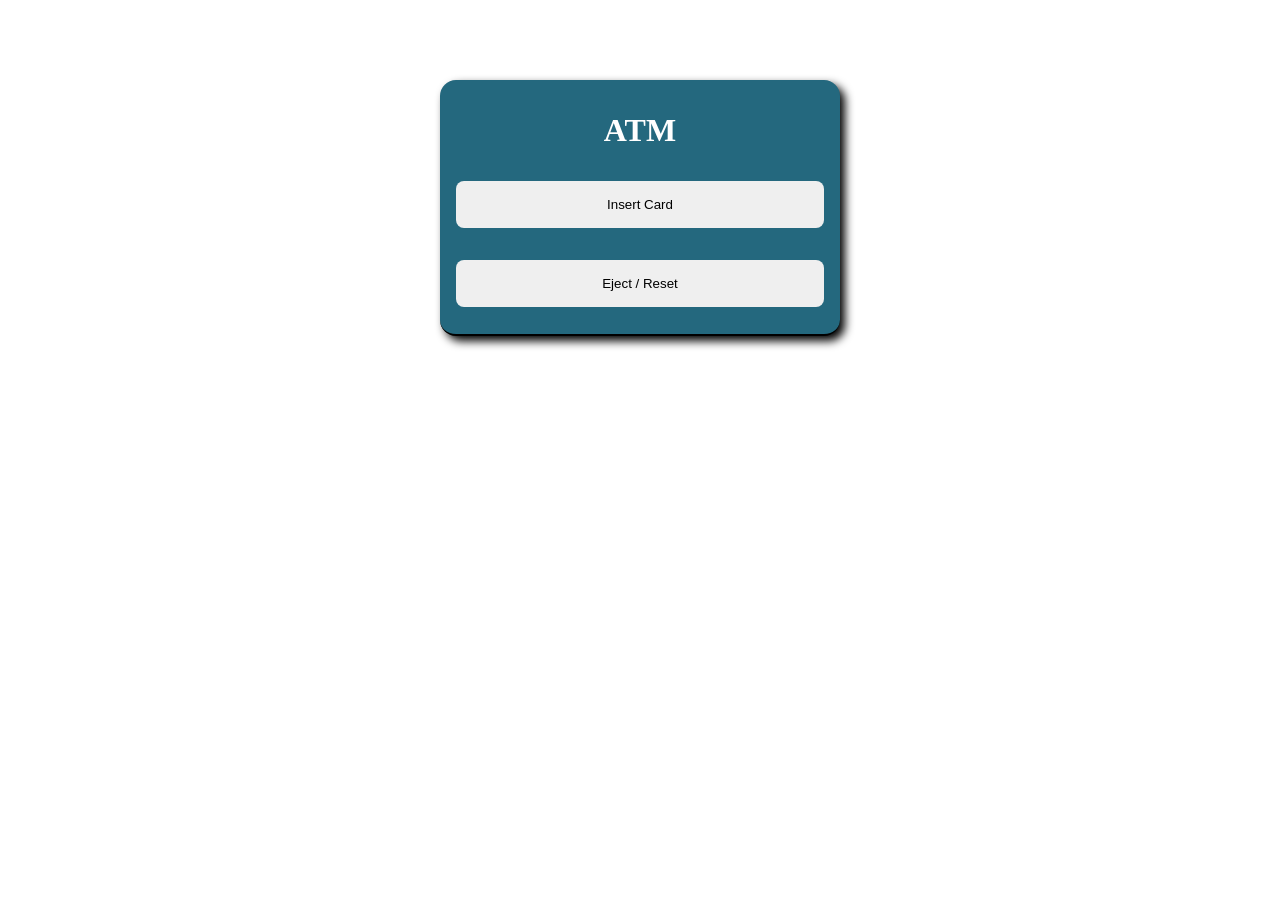
<file: ATM-project/index.html>
<!doctype html>
<html lang="en">
  <head>
    <meta charset="UTF-8" />
    <meta name="viewport" content="width=device-width, initial-scale=1.0" />
    <title>ATM PROJECT</title>
    <link rel="stylesheet" href="style.css" />
  </head>
  <body>
    <div class="container">
      <div class="items item-1">
        <h1>ATM</h1>
      </div>
      <div class="items item-2">
        <button onclick="startATM()">Insert Card</button>
      </div>
      <div class="items item-3">
        <button onclick="resetATM()">Eject / Reset</button>
      </div>
    </div>
    <script src="script.js"></script>
  </body>
</html>
</file>
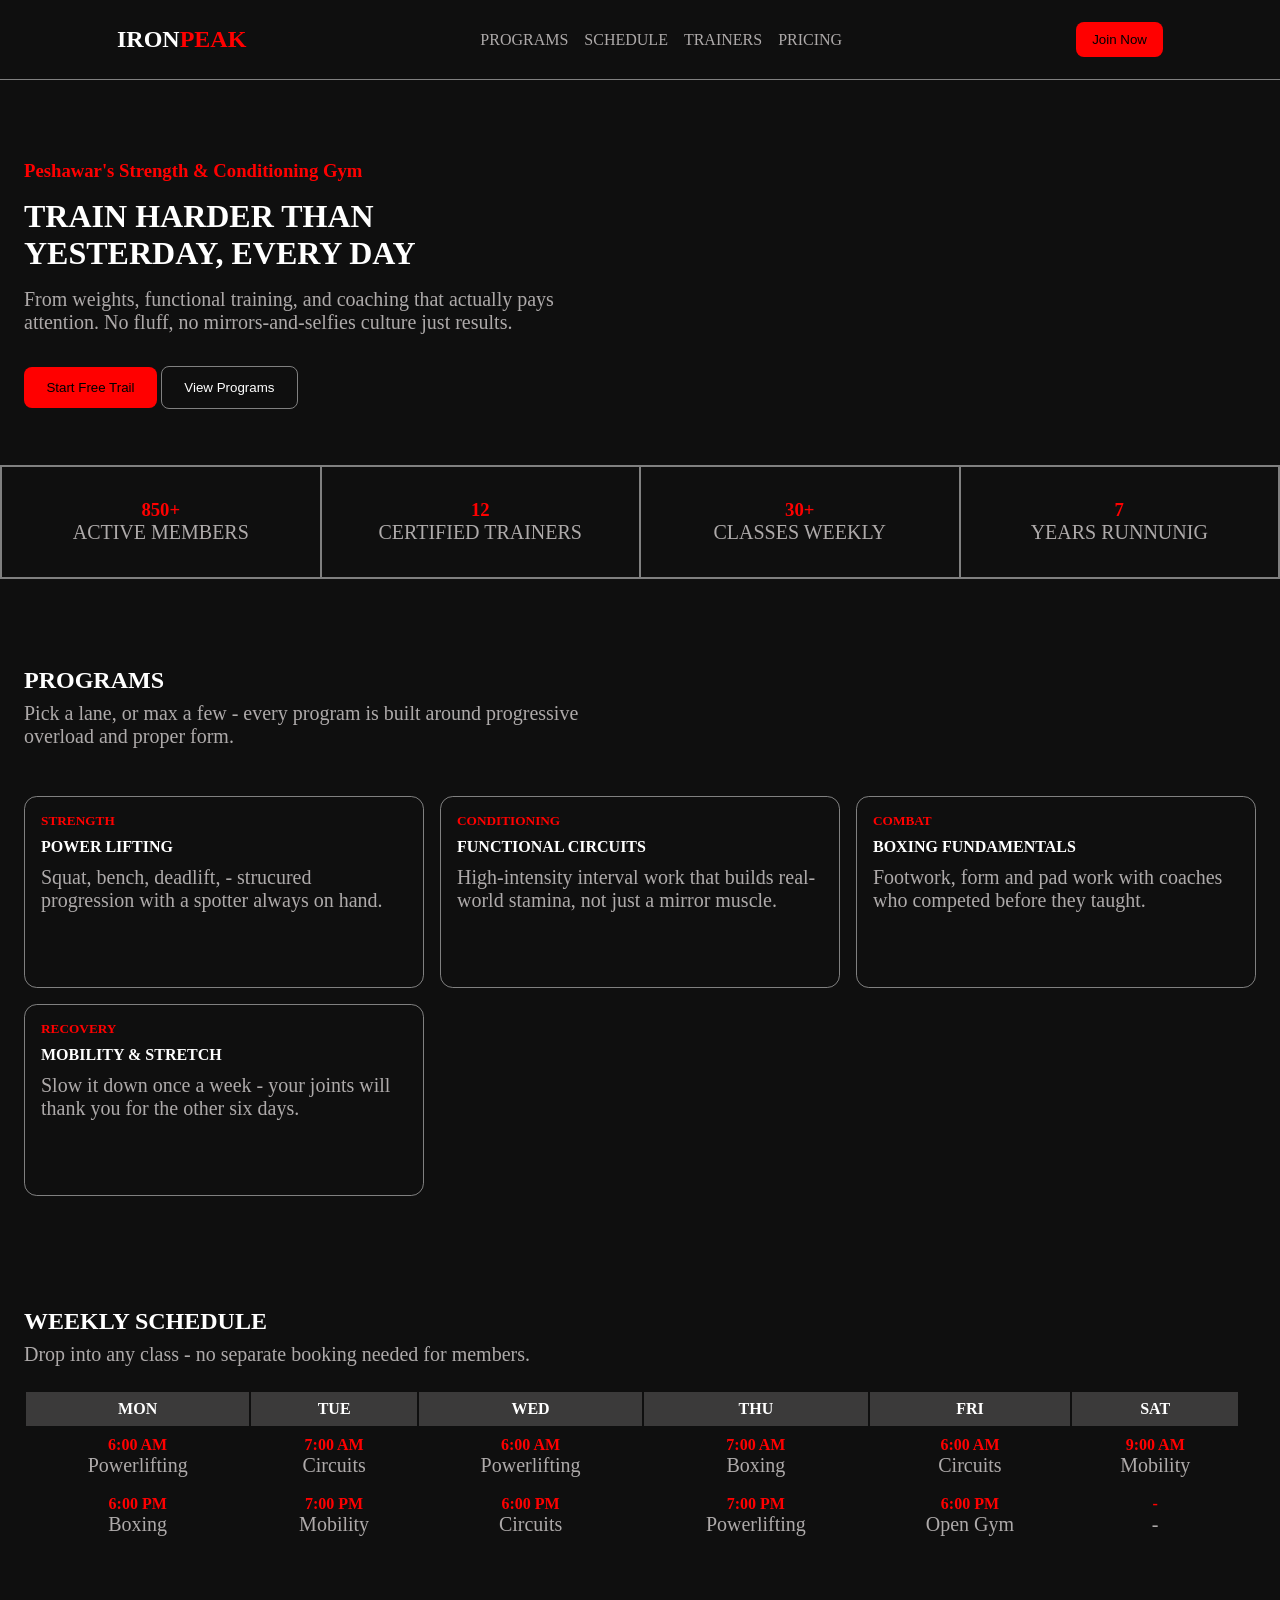
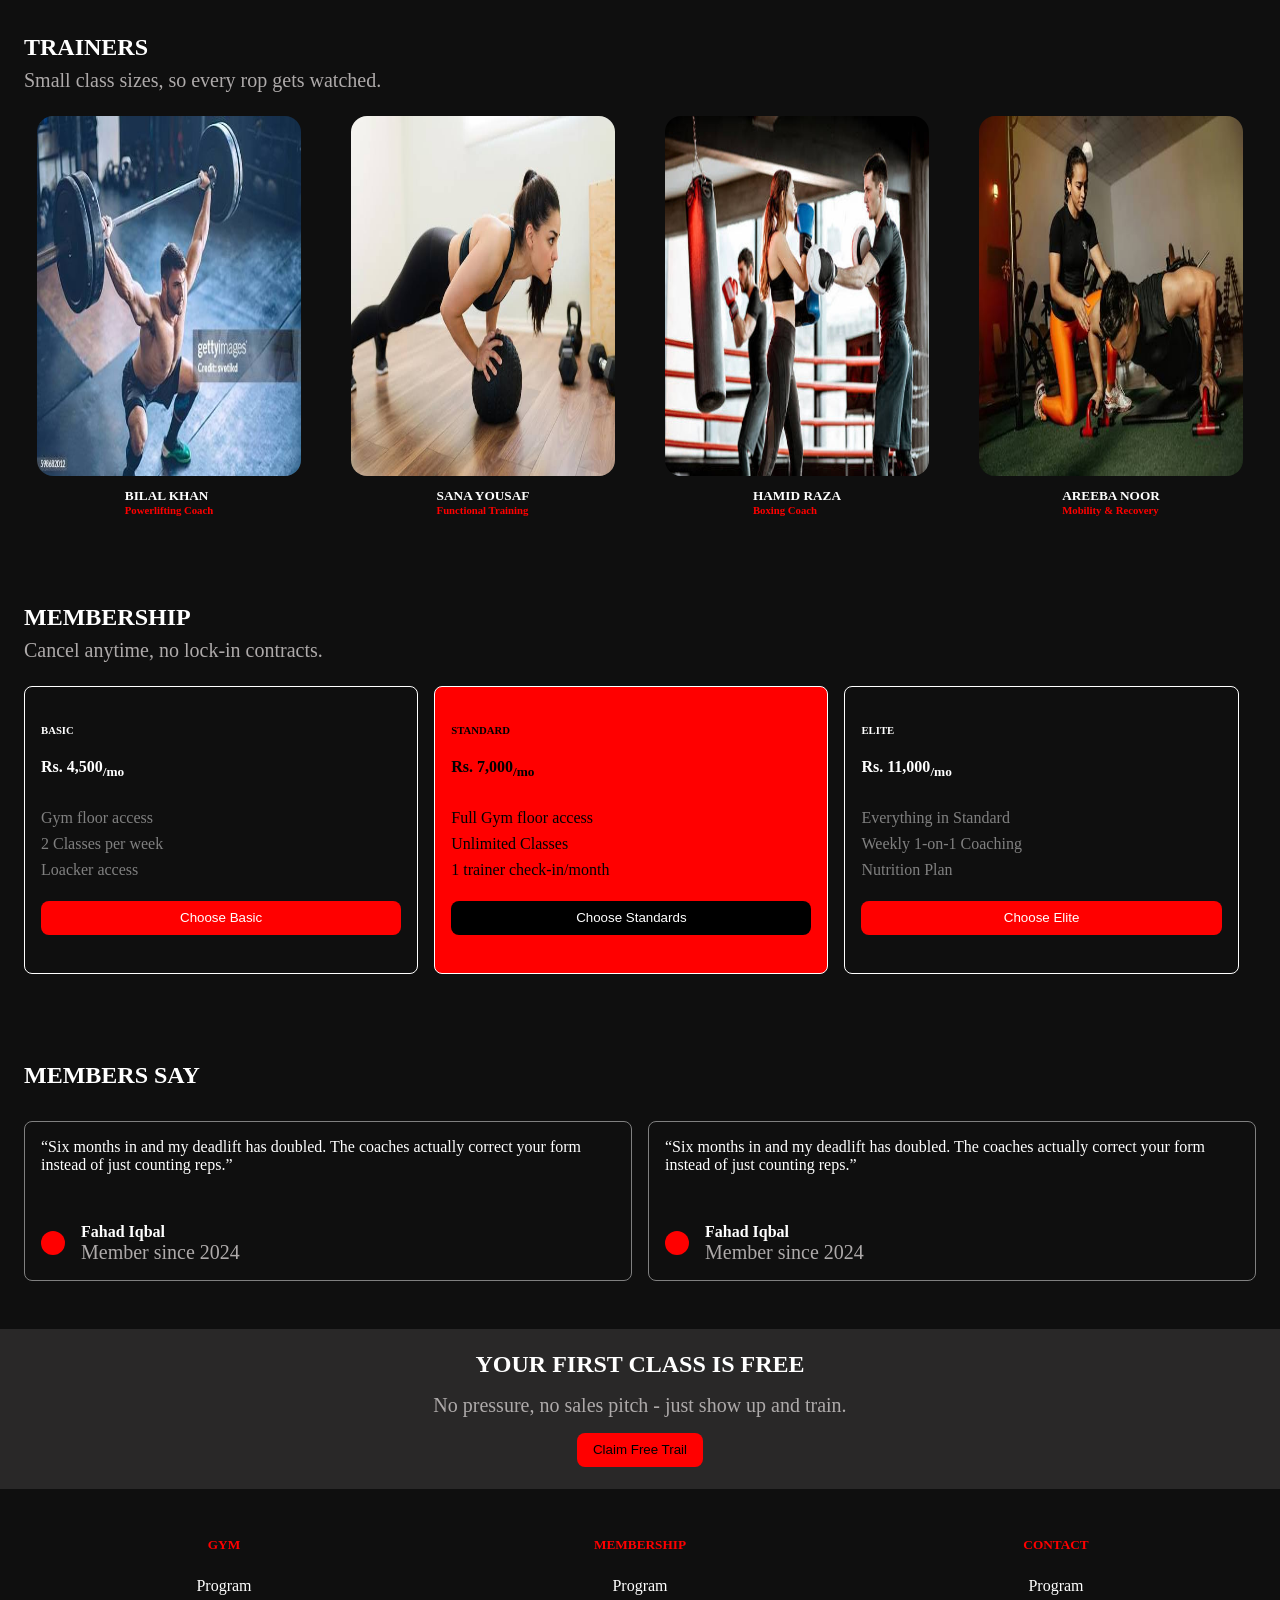
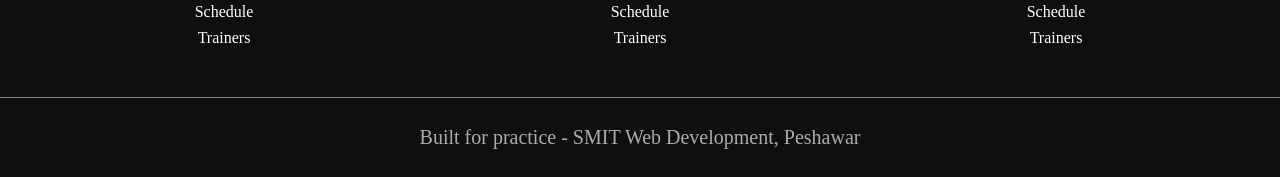
<file: iron-peak-fitness/index.html>
<!doctype html>
<html lang="en">
  <head>
    <meta charset="UTF-8" />
    <meta name="viewport" content="width=device-width, initial-scale=1.0" />
    <title>Fitness Project</title>
    <link rel="stylesheet" href="style.css" />
  </head>
  <body>
    <header>
      <nav>
        <div class="heading">
          <h2>IRON<span style="color: red">PEAK</span></h2>
        </div>

        <div class="links">
          <ul>
            <li><a href="#">PROGRAMS</a></li>
            <li><a href="#">SCHEDULE</a></li>
            <li><a href="#">TRAINERS</a></li>
            <li><a href="#">PRICING</a></li>
          </ul>
        </div>

        <div class="buttons">
          <button>Join Now</button>
        </div>
      </nav>
    </header>

    <main>
      <!-- Hero Section -->

      <div class="hero-section">
        <div class="container">
          <h3 class="hero-sec" style="color: red">
            Peshawar's Strength & Conditioning Gym
          </h3>
          <h1 class="hero-sec" style="color: white">
            TRAIN HARDER THAN <br />
            YESTERDAY, EVERY DAY
          </h1>
          <p class="hero-sec">
            From weights, functional training, and coaching that actually pays
            <br />
            attention. No fluff, no mirrors-and-selfies culture just results.
          </p>
          <button class="btn hero-sec">Start Free Trail</button>
          <button class="btn btn-2 hero-sec">View Programs</button>
        </div>
      </div>

      <!-- details section -->
      <div class="info">
        <div class="items">
          <h3 class="count">850+</h3>
          <p>ACTIVE MEMBERS</p>
        </div>
        <div class="items">
          <h3 class="count">12</h3>
          <p>CERTIFIED TRAINERS</p>
        </div>
        <div class="items">
          <h3 class="count">30+</h3>
          <p>CLASSES WEEKLY</p>
        </div>
        <div class="items">
          <h3 class="count">7</h3>
          <p>YEARS RUNNUNIG</p>
        </div>
      </div>

      <!-- programs -->

      <div class="programs">
        <h2 style="margin: 2rem 0 0.5rem 0">PROGRAMS</h2>
        <p>
          Pick a lane, or max a few - every program is built around progressive
          <br />
          overload and proper form.
        </p>
      </div>

      <div class="grid-items">
        <div class="grid-item item-1">
          <h5 class="f-heading">STRENGTH</h5>
          <h4>POWER LIFTING</h4>
          <p>
            Squat, bench, deadlift, - strucured progression with a spotter
            always on hand.
          </p>
        </div>
        <div class="grid-item item-2">
          <h5 class="f-heading">CONDITIONING</h5>
          <h4>FUNCTIONAL CIRCUITS</h4>
          <p>
            High-intensity interval work that builds real-world stamina, not
            just a mirror muscle.
          </p>
        </div>
        <div class="grid-item item-3">
          <h5 class="f-heading">COMBAT</h5>
          <h4>BOXING FUNDAMENTALS</h4>
          <p>
            Footwork, form and pad work with coaches who competed before they
            taught.
          </p>
        </div>
        <div class="grid-item item-4">
          <h5 class="f-heading">RECOVERY</h5>
          <h4>MOBILITY & STRETCH</h4>
          <p>
            Slow it down once a week - your joints will thank you for the other
            six days.
          </p>
        </div>
      </div>

      <!-- Schedule section -->

      <div class="programs">
        <h2 style="margin: 2rem 0 0.5rem 0">WEEKLY SCHEDULE</h2>
        <p>Drop into any class - no separate booking needed for members.</p>
      </div>

      <table class="table-1">
        <tr class="heading-row">
          <th>MON</th>
          <th>TUE</th>
          <th>WED</th>
          <th>THU</th>
          <th>FRI</th>
          <th>SAT</th>
        </tr>

        <tr>
          <td>
            <b>6:00 AM</b>
            <p>Powerlifting</p>
          </td>
          <td>
            <b>7:00 AM</b>
            <p>Circuits</p>
          </td>
          <td>
            <b>6:00 AM</b>
            <p>Powerlifting</p>
          </td>
          <td>
            <b>7:00 AM</b>
            <p>Boxing</p>
          </td>

          <td>
            <b>6:00 AM</b>
            <p>Circuits</p>
          </td>

          <td>
            <b>9:00 AM</b>
            <p>Mobility</p>
          </td>
        </tr>

        <tr>
          <td>
            <b>6:00 PM</b>
            <p>Boxing</p>
          </td>

          <td>
            <b>7:00 PM</b>
            <p>Mobility</p>
          </td>

          <td>
            <b>6:00 PM</b>
            <p>Circuits</p>
          </td>

          <td>
            <b>7:00 PM</b>
            <p>Powerlifting</p>
          </td>

          <td>
            <b>6:00 PM</b>
            <p>Open Gym</p>
          </td>
          <td>
            <b> - </b>
            <p>-</p>
          </td>
        </tr>
      </table>

      <!-- table for responsivenss -->
      <table class="table-2">
        <tr>
          <th>MON</th>
          <th>TUE</th>
        </tr>
        <tr>
          <td>
            <b>6:00 PM</b>
            <p>Powerlifting</p>
          </td>
          <td>
            <b>7:00 PM</b>
            <p>Circuits</p>
          </td>
        </tr>

        <tr>
          <td>
            <b>6:00 PM</b>
            <p>Boxing</p>
          </td>
          <td>
            <b>7:00 PM</b>
            <p>Mobility</p>
          </td>
        </tr>

        <tr>
          <th>WED</th>
          <th>THU</th>
        </tr>
        <tr>
          <td>
            <b>6:00 PM</b>
            <p>Powerlifting</p>
          </td>
          <td>
            <b>7:00 PM</b>
            <p>Circuits</p>
          </td>
        </tr>

        <tr>
          <td>
            <b>6:00 PM</b>
            <p>Boxing</p>
          </td>
          <td>
            <b>7:00 PM</b>
            <p>Mobility</p>
          </td>
        </tr>

        <tr>
          <th>FRI</th>
          <th>SAT</th>
        </tr>
        <tr>
          <td>
            <b>6:00 PM</b>
            <p>Powerlifting</p>
          </td>
          <td>
            <b>7:00 PM</b>
            <p>Circuits</p>
          </td>
        </tr>

        <tr>
          <td>
            <b>6:00 PM</b>
            <p>Boxing</p>
          </td>
          <td>
            <b>7:00 PM</b>
            <p>Mobility</p>
          </td>
        </tr>
      </table>

      <!-- Trainers section -->

      <div class="programs">
        <h2 style="margin: 2rem 0 0.5rem 0">TRAINERS</h2>
        <p>Small class sizes, so every rop gets watched.</p>
      </div>

      <div class="trainers">
        <div class="trainer trainer-1">
          <img src="./images/polifting.jpg" alt="trainer" />
          <div class="intro">
            <h5>BILAL KHAN</h5>
            <h6>Powerlifting Coach</h6>
          </div>
        </div>
        <div class="trainer trainer-2">
          <img src="./images/ftraining.jpg" alt="trainer" />
          <div class="intro">
            <h5>SANA YOUSAF</h5>
            <h6>Functional Training</h6>
          </div>
        </div>
        <div class="trainer trainer-3">
          <img src="./images/boxing.jpg" alt="trainer" />
          <div class="intro">
            <h5>HAMID RAZA</h5>
            <h6>Boxing Coach</h6>
          </div>
        </div>
        <div class="trainer trainer-4">
          <img src="./images/morecovery.jpg" alt="" />
          <div class="intro">
            <h5>AREEBA NOOR</h5>
            <h6>Mobility & Recovery</h6>
          </div>
        </div>
      </div>

      <!-- Membership section -->

      <div class="programs">
        <h2 style="margin: 2rem 0 0.5rem 0">MEMBERSHIP</h2>
        <p>Cancel anytime, no lock-in contracts.</p>
      </div>

      <div class="membership-section">
        <div class="card card-1">
          <h6>BASIC</h6>
          <h4>Rs. 4,500<sub>/mo</sub></h4>

          <ul>
            <li>Gym floor access</li>
            <li>2 Classes per week</li>
            <li>Loacker access</li>
          </ul>

          <button>Choose Basic</button>
        </div>
        <div class="card card-2">
          <h6 style="background-color: red; color: black">STANDARD</h6>
          <h4 style="background-color: red; color: black">
            Rs. 7,000<sub style="background-color: red; color: black">/mo</sub>
          </h4>

          <ul style="background-color: red; color: black">
            <li style="background-color: red; color: black">
              Full Gym floor access
            </li>
            <li style="background-color: red; color: black">
              Unlimited Classes
            </li>
            <li style="background-color: red; color: black">
              1 trainer check-in/month
            </li>
          </ul>

          <button>Choose Standards</button>
        </div>
        <div class="card card-3">
          <h6>ELITE</h6>
          <h4>Rs. 11,000<sub>/mo</sub></h4>
          <ul>
            <li>Everything in Standard</li>
            <li>Weekly 1-on-1 Coaching</li>
            <li>Nutrition Plan</li>
          </ul>
          <button>Choose Elite</button>
        </div>
      </div>

      <div class="programs">
        <h2 style="margin: 2rem 0 0.5rem 0">MEMBERS SAY</h2>
      </div>

      <div class="member-suggs">
        <div class="first-mem suggs">
          <q
            >Six months in and my deadlift has doubled. The coaches actually
            correct your form instead of just counting reps.</q
          >
          <div class="person">
            <div class="img"></div>
            <div>
              <h4>Fahad Iqbal</h4>
              <p>Member since 2024</p>
            </div>
          </div>
        </div>
        <div class="second-mem suggs">
          <q
            >Six months in and my deadlift has doubled. The coaches actually
            correct your form instead of just counting reps.</q
          >
          <div class="person">
            <div class="img"></div>
            <div>
              <h4>Fahad Iqbal</h4>
              <p>Member since 2024</p>
            </div>
          </div>
        </div>
      </div>

      <div class="demo">
        <h2>YOUR FIRST CLASS IS FREE</h2>
        <p>No pressure, no sales pitch - just show up and train.</p>
        <button>Claim Free Trail</button>
      </div>

      <div>
        <div class="last-info-grid">
          <div class="col col-1">
            <h5>GYM</h5>
            <ul>
              <li>Program</li>
              <li>Schedule</li>
              <li>Trainers</li>
            </ul>
          </div>
          <div class="col col-2">
            <h5>MEMBERSHIP</h5>
            <ul>
              <li>Program</li>
              <li>Schedule</li>
              <li>Trainers</li>
            </ul>
          </div>
          <div class="col col-3">
            <h5>CONTACT</h5>
            <ul>
              <li>Program</li>
              <li>Schedule</li>
              <li>Trainers</li>
            </ul>
          </div>
        </div>
      </div>
    </main>

    <!-- footer -->

    <footer>
      <p>Built for practice - SMIT Web Development, Peshawar</p>
    </footer>
  </body>
</html>
</file>
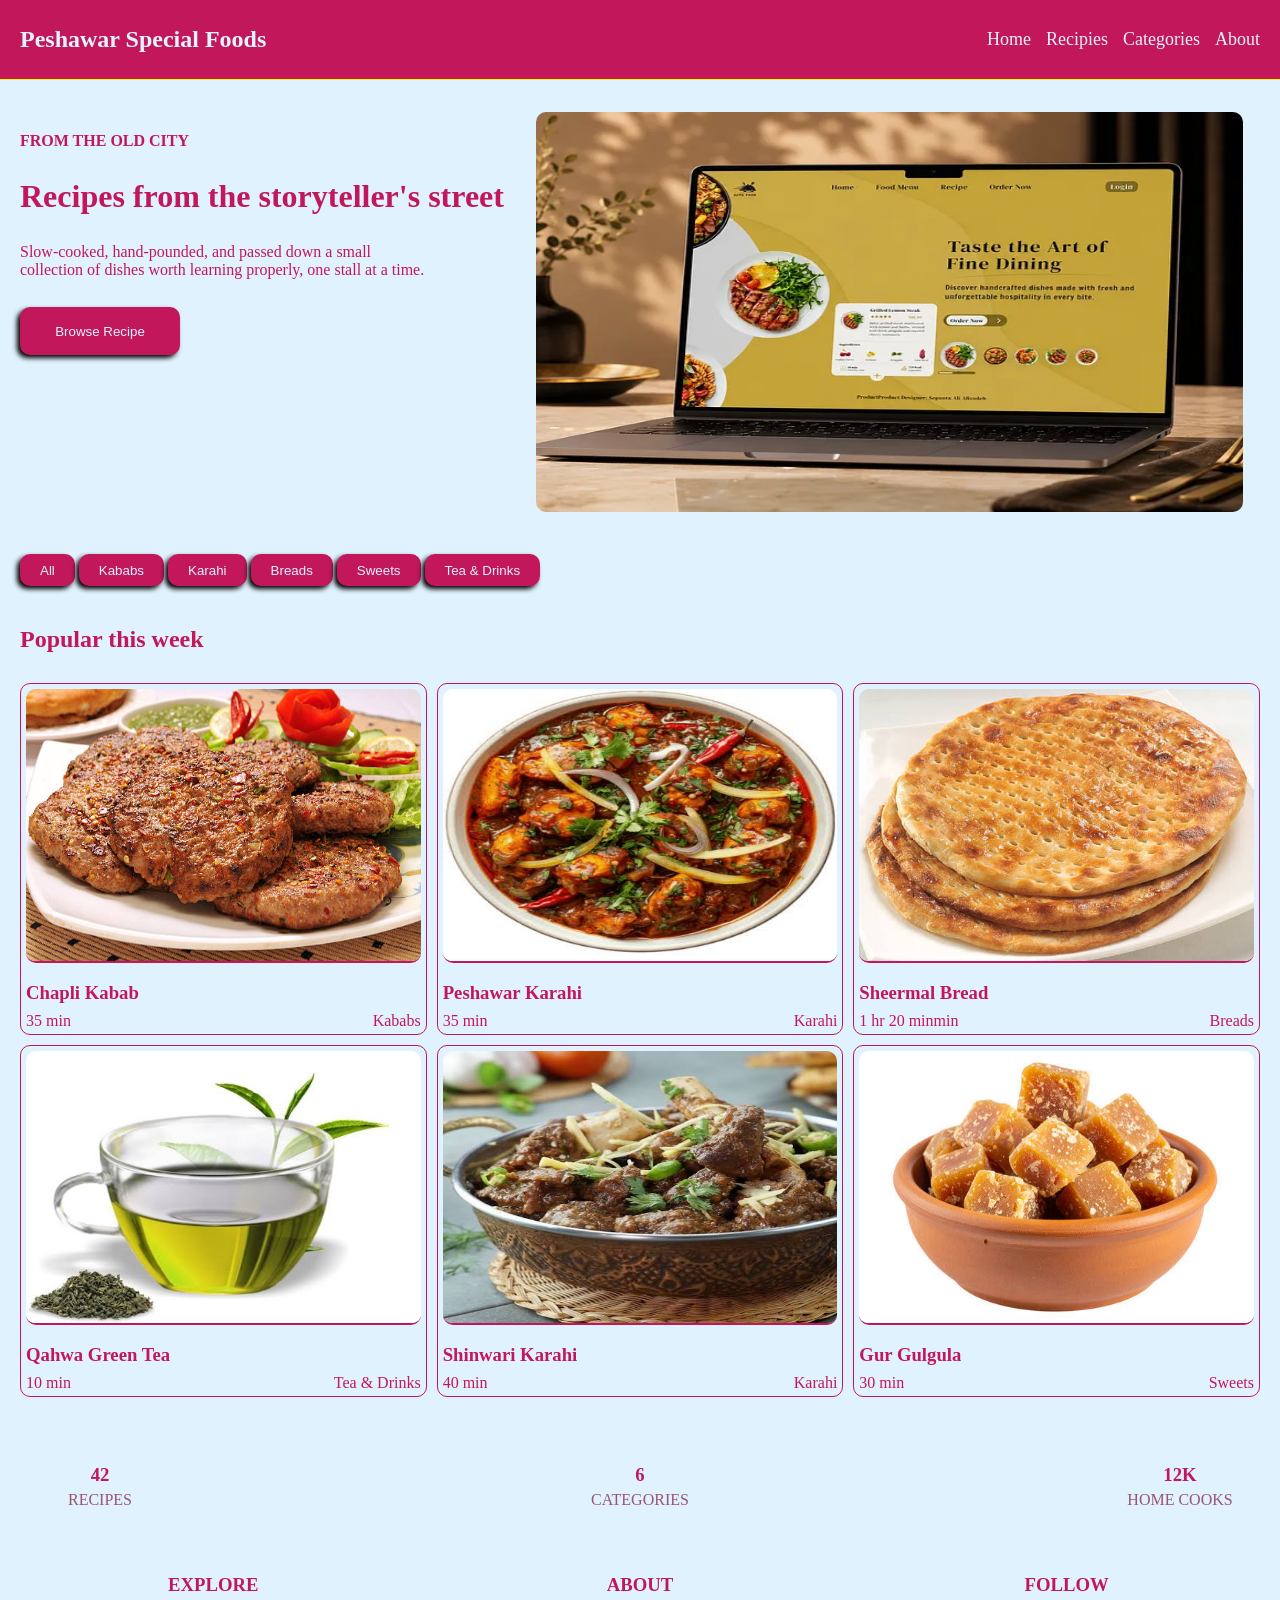
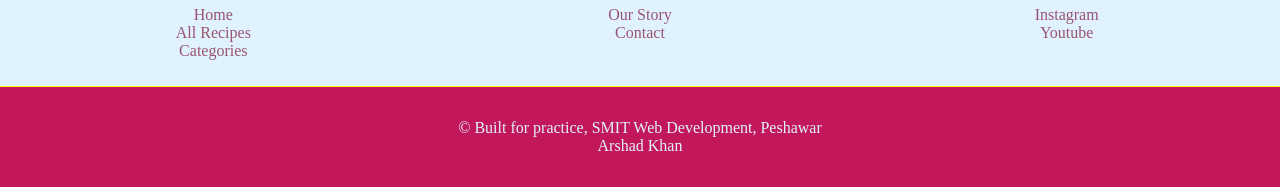
<file: recipe_hub/index.html>
<!doctype html>
<html lang="en">
  <head>
    <meta charset="UTF-8" />
    <meta name="viewport" content="width=device-width, initial-scale=1.0" />
    <title>Recipe Project</title>
    <link rel="stylesheet" href="style.css" />
  </head>
  <body>
    <header>
      <nav>
        <div class="heading">
          <h2>Peshawar Special Foods</h2>
        </div>
        <div class="links">
          <ul>
            <li><a href="">Home</a></li>
            <li><a href="">Recipies</a></li>
            <li><a href="">Categories</a></li>
            <li><a href="">About</a></li>
          </ul>
        </div>
      </nav>
    </header>

    <main>
      <div class="hero-section">
        <div class="col-1">
          <h4>FROM THE OLD CITY</h4>
          <h1>Recipes from the storyteller's street</h1>
          <p>
            Slow-cooked, hand-pounded, and passed down a small <br />
            collection of dishes worth learning properly, one stall at a time.
          </p>
          <button class="btn recipe-btn">Browse Recipe</button>
        </div>

        <div class="hero-image">
          <img src="./images/recipe4.webp" alt="Recipe-image" />
        </div>
      </div>

      <div class="buttons">
        <button class="btn button1">All</button>
        <button class="btn button2">Kababs</button>
        <button class="btn button3">Karahi</button>
        <button class="btn button4">Breads</button>
        <button class="btn button5">Sweets</button>
        <button class="btn button6">Tea & Drinks</button>
      </div>

      <div class="grid-heading">
        <h2>Popular this week</h2>
      </div>

      <div class="grid-container">
        <div class="grid-items item-1">
          <img src="./images/kabab1.jpg" alt="kabab" />
          <h3>Chapli Kabab</h3>
          <div class="details">
            <p>35 min</p>
            <p>Kababs</p>
          </div>
        </div>
        <div class="grid-items item-2">
          <img src="./images/karahi1.jpg" alt="Karahi" />
          <h3>Peshawar Karahi</h3>
          <div class="details">
            <p>35 min</p>
            <p>Karahi</p>
          </div>
        </div>
        <div class="grid-items item-3">
          <img src="./images/rote.jpg" alt="Bread" />
          <h3>Sheermal Bread</h3>
          <div class="details">
            <p>1 hr 20 minmin</p>
            <p>Breads</p>
          </div>
        </div>
        <div class="grid-items item-4">
          <img src="./images/green-tea.jpg" alt="" />
          <h3>Qahwa Green Tea</h3>
          <div class="details">
            <p>10 min</p>
            <p>Tea & Drinks</p>
          </div>
        </div>
        <div class="grid-items item-5">
          <img src="./images/sheenwari-karahi1.jpg" alt="Karahi" />
          <h3>Shinwari Karahi</h3>
          <div class="details">
            <p>40 min</p>
            <p>Karahi</p>
          </div>
        </div>
        <div class="grid-items item-6">
          <img src="./images/gulgula.jpg" alt="Dessert" />
          <h3>Gur Gulgula</h3>
          <div class="details">
            <p>30 min</p>
            <p>Sweets</p>
          </div>
        </div>
      </div>

      <div class="review">
        <div class="row">
          <h3>42</h3>
          <p>RECIPES</p>
        </div>
        <div class="row">
          <h3>6</h3>
          <p>CATEGORIES</p>
        </div>
        <div class="row">
          <h3>12K</h3>
          <p>HOME COOKS</p>
        </div>
      </div>

      <div class="contact-details">
        <div class="col">
          <h3>EXPLORE</h3>
          <ul>
            <li>Home</li>
            <li>All Recipes</li>
            <li>Categories</li>
          </ul>
        </div>
        <div class="col">
          <h3>ABOUT</h3>
          <ul>
            <li>Our Story</li>
            <li>Contact</li>
          </ul>
        </div>
        <div class="col">
          <h3>FOLLOW</h3>
          <ul>
            <li>Instagram</li>
            <li>Youtube</li>
          </ul>
        </div>
      </div>
    </main>

    <footer>
      <p>&COPY; Built for practice, SMIT Web Development, Peshawar</p>
      <p>Arshad Khan</p>
    </footer>
  </body>
</html>
</file>
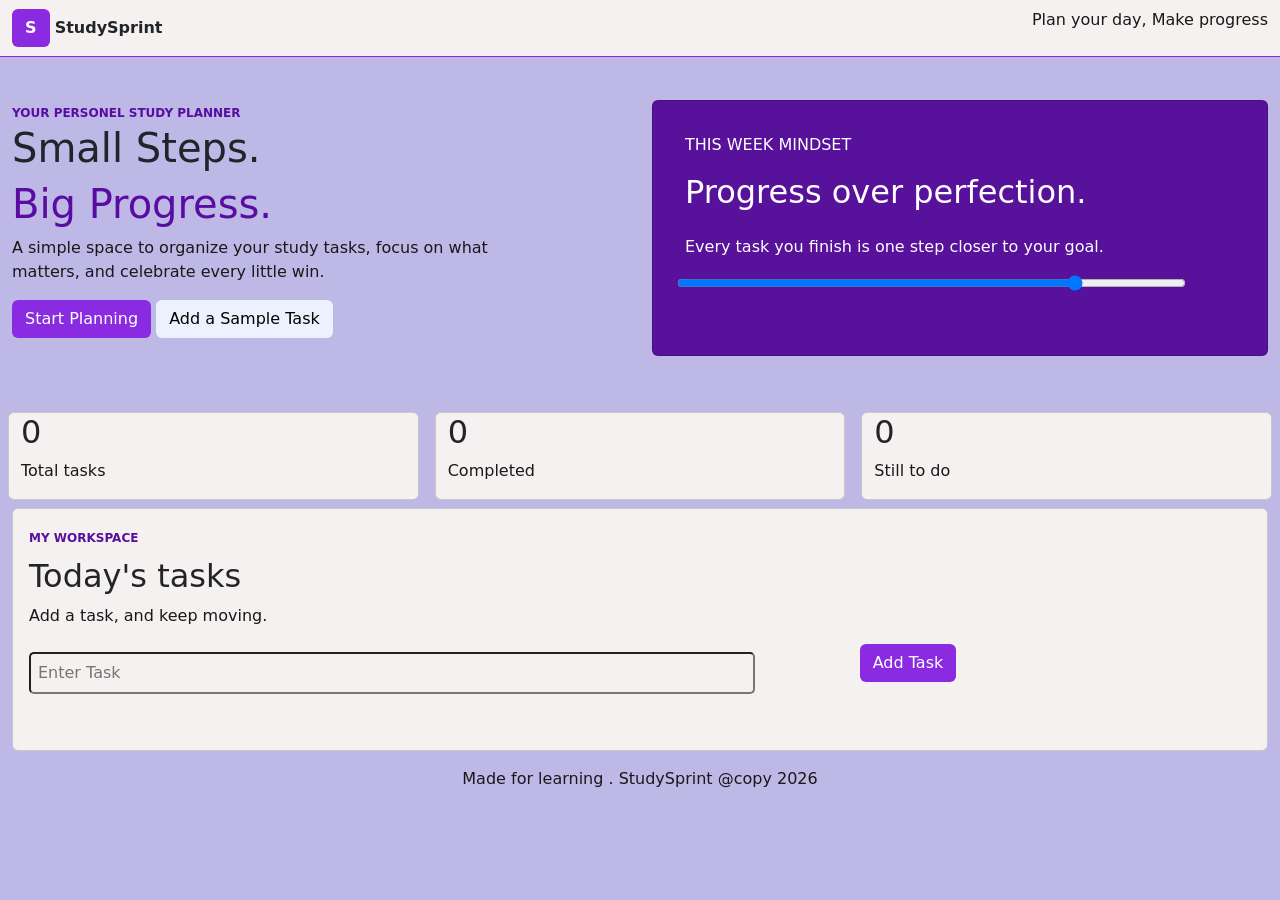
<file: study-project/index.html>
<!doctype html>
<html lang="en">
  <head>
    <meta charset="UTF-8" />
    <meta name="viewport" content="width=device-width, initial-scale=1.0" />
    <title>Study Project</title>

    <link
      href="https://cdn.jsdelivr.net/npm/bootstrap@5.3.8/dist/css/bootstrap.min.css"
      rel="stylesheet"
      integrity="sha384-sRIl4kxILFvY47J16cr9ZwB07vP4J8+LH7qKQnuqkuIAvNWLzeN8tE5YBujZqJLB"
      crossorigin="anonymous"
    />

    <link rel="stylesheet" href="style.css" />
  </head>
  <body>
    <header>
      <nav class="navbar navbar-expand-sm navbar-dark fixed-top">
        <div class="container-fluid">
          <div class="logo">
            <button
              class="btn"
              style="color: white; background-color: blueviolet"
            >
              <b>S</b>
            </button>
            <span><b>StudySprint</b></span>
          </div>
          <p class="d-none d-sm-block">Plan your day, Make progress</p>
        </div>
      </nav>
    </header>

    <main>
      <section class="hero-section">
        <div class="container-fluid">
          <div class="row">
            <div class="col col-sm-6 col-12">
              <strong style="font-size: 12px; color: rgb(90, 12, 162)"
                >YOUR PERSONEL STUDY PLANNER</strong
              >
              <h1>Small Steps.</h1>
              <h1>
                <span style="color: rgb(90, 12, 162)">Big Progress.</span>
              </h1>
              <p>
                A simple space to organize your study tasks, focus on what
                <br />
                matters, and celebrate every little win.
              </p>
              <button class="btn">Start Planning</button>
              <button
                class="btn task-btn mt-2 mt-sm-0 mt-md-0 mt-lg-0"
                style="
                  background-color: rgba(240, 248, 255, 0.913);
                  color: black;
                "
              >
                <a
                  href="#inputField"
                  style="text-decoration: none; color: black"
                >
                  Add a Sample Task</a
                >
              </button>
            </div>
            <div class="col col-sm-6 col-12 mt-3 mt-sm-0">
              <div
                class="card p-4"
                style="
                  background-color: rgb(87, 17, 154);
                  color: white;
                  height: 16rem;
                "
              >
                <span class="p-2">THIS WEEK MINDSET</span>
                <h2 class="p-2">Progress over perfection.</h2>
                <span class="p-2"
                  >Every task you finish is one step closer to your goal.</span
                >
                <input type="range" value="80" class="p-2" />
              </div>
            </div>
          </div>
        </div>
      </section>

      <section class="task-details mt-5">
        <div class="container-fluid">
          <div class="row">
            <div class="col col-3.5 card m-2">
              <h2 id="totalTasks">0</h2>
              <p>Total tasks</p>
            </div>
            <div class="col col-3.5 card m-2">
              <h2 id="completedTasks">0</h2>
              <p>Completed</p>
            </div>
            <div class="col col-3.5 card m-2">
              <h2 id="remainingTasks">0</h2>
              <p>Still to do</p>
            </div>
          </div>
        </div>
      </section>

      <section class="tasks">
        <div class="container-fluid">
          <div class="card p-3">
            <div class="row">
              <div class="col">
                <strong style="color: rgb(89, 15, 158); font-size: 12px"
                  >MY WORKSPACE</strong
                >
                <h2 class="mt-2">Today's tasks</h2>
                <p class="mt-2">Add a task, and keep moving.</p>
              </div>
            </div>
            <div class="row">
              <div class="col-sm-12 col-md-8">
                <input
                  class="mt-2"
                  id="inputField"
                  type="text"
                  placeholder="Enter Task"
                />
              </div>
              <div class="col-sm-12 col-md-4 mt-3 mt-md-0">
                <button class="btn" id="addTask">Add Task</button>
              </div>
            </div>
            <div class="container-fluid mt-4">
              <ul id="list" class="row"></ul>
            </div>
          </div>
        </div>
      </section>
    </main>

    <footer>
      <div class="container-fluid py-3">
        <div class="row">
          <div class="col col-12">
            <p style="text-align: center">
              Made for learning . StudySprint @copy 2026
            </p>
          </div>
        </div>
      </div>
    </footer>

    <script src="script.js"></script>
  </body>
</html>
</file>
<file: ATM-project/style.css>
* {
  padding: 0;
  margin: 0;
  box-sizing: border-box;
}

.container {
  display: flex;
  flex-direction: column;
  background-color: rgb(36, 104, 126);
  width: 25rem;
  margin: 5rem auto;
  border-radius: 1rem;
  border: none;
  padding: 1rem;
  gap: 1rem;
  border-bottom: 2px solid;
  height: 16rem;
  box-shadow: 5px 5px 10px black;
}

.items {
  border: none;
  text-align: center;
  margin-top: 1rem;
}

.item-1 {
  color: white;
}

button {
  padding: 1rem;
  width: 100%;
  border-radius: 0.5rem;
  border: none;
}

@media (max-width: 500px) {
  .container {
    width: 15rem;
    height: 16rem;
  }
}
</file>
<file: iron-peak-fitness/style.css>
* {
  margin: 0;
  padding: 0;
  box-sizing: border-box;
  color: white;
}

body {
  background-color: rgb(15, 15, 15);
}

/* navbar starts */

nav {
  display: flex;
  justify-content: space-around;
  align-items: center;
  height: 5rem;
  width: 100%;
  border-bottom: 1px solid gray;
  box-sizing: border-box;
}

.links > ul {
  display: flex;
  gap: 1rem;
  list-style-type: none;
}

a {
  text-decoration: none;
  color: rgb(174, 170, 170);
}

button {
  padding: 0.6rem 1rem;
  border: none;
  border-radius: 8px;
  background-color: red;
  color: black;
}

/* navbar ended */

/* hero section start */

.hero-section {
  max-width: 100%;
}

.container {
  padding: 1.5rem;
  margin-top: 2.5rem;
}

.hero-sec {
  margin-top: 1rem;
  color: rgb(174, 170, 170);
}

.btn {
  padding: 0.8rem 1.4rem;
  margin: 2rem 0;
  color: black;
}

.btn-2 {
  background-color: inherit;
  border: 1px solid gray;
  color: white;
}

/* hero section ended */

.info {
  display: grid;
  grid-template-columns: repeat(4, 1fr);
  text-align: center;
  border: 1px solid gray;
}

.items {
  height: 7rem;
  border: 1px solid gray;
  padding-top: 2rem;
}

.count {
  color: red;
}

/* programs section */

.programs {
  padding: 1.5rem;
  margin-top: 2rem;
}

.grid-items {
  display: grid;
  grid-template-columns: repeat(3, 1fr);
  gap: 1rem;
  padding: 1.5rem;
}

.grid-item {
  border: 1px solid gray;
  height: 12rem;
  border-radius: 0.8rem;
  padding: 1rem;
  display: flex;
  flex-direction: column;
  gap: 0.6rem;
}

.f-heading {
  color: red;
}

p {
  color: rgb(174, 170, 170);
}

/* table section */

table {
  width: 95%;
  margin: 0 1.5rem;
}

.table-2 {
  display: none;
}

td,
th {
  text-align: center;
  padding: 0.5rem;
}

b {
  color: red;
}

th {
  background-color: rgb(59, 58, 58);
}

/* Trainer sections */

.trainers {
  display: grid;
  grid-template-columns: repeat(4, 1fr);
  gap: 1.3rem;
  margin: 0 1.4rem;
}

.trainer {
  border: 1px solid white;
  height: 25rem;
  border-radius: 0.5rem;
  display: flex;
  flex-direction: column;
  justify-content: space-between;
  align-items: center;
  border: none;
}
.trainer > img {
  height: 90%;
  width: 90%;
  border-radius: 1rem;
}

.intro > h6 {
  color: red;
}

/* membership section */

.membership-section {
  display: grid;
  grid-template-columns: 32% 32% 32%;
  gap: 1rem;
  margin: 0 1.5rem;
}

.card {
  border: 1px solid white;
  height: 18rem;
  border-radius: 0.5rem;
  padding: 1rem;
  display: flex;
  flex-direction: column;
  justify-content: space-evenly;
}

.card > ul > li {
  list-style: none;
  margin-top: 0.5rem;
  color: gray;
}

.card > button {
  color: white;
}

.card-2 {
  background-color: red;
  color: black;
  z-index: 1;
}

.card-2 > button {
  background-color: black;
  color: white;
}

.member-suggs {
  display: grid;
  grid-template-columns: repeat(2, 1fr);
  gap: 1rem;
  margin: 0 1.5rem;
}

.suggs {
  border: 1px solid gray;
  height: 10rem;
  border-radius: 0.5rem;
  display: flex;
  flex-direction: column;
  justify-content: space-between;
  padding: 1rem;
}

.img {
  height: 1.5rem;
  width: 1.5rem;
  border-radius: 50%;
  background-color: red;
}

.person {
  display: flex;
  align-items: center;
  gap: 1rem;
}

.demo {
  height: 10rem;
  background-color: rgb(41, 40, 40);
  margin-top: 3rem;
  display: flex;
  flex-direction: column;
  justify-content: center;
  align-items: center;
  gap: 1rem;
}

.last-info-grid {
  display: grid;
  grid-template-columns: repeat(3, 1fr);
  justify-content: space-evenly;
  gap: 1rem;
  margin: 3rem 1.5rem 0 1.5rem;
}

.col {
  height: 10rem;
  text-align: center;
  display: flex;
  flex-direction: column;
  gap: 1rem;
}

.col > h5 {
  color: red;
}

.col > ul > li {
  list-style: none;
  margin-top: 0.5rem;
}

footer {
  height: 5rem;
  border-top: 1px solid gray;
  display: flex;
  justify-content: center;
  align-items: center;
}

@media (min-width: 200px) AND (max-width: 576px) {
  nav {
    display: flex;
    flex-direction: column;
    justify-content: center;
    align-items: center;
    gap: 1rem;
    height: 10rem;
    /* margin-left: 2rem; */
    border: none;
  }

  .links > ul > li > a {
    font-size: 12px;
  }

  .btn-2 {
    display: block;
    margin-top: 0;
  }

  .info h3 {
    font-size: 1.8rem;
  }

  .grid-items {
    display: grid;
    grid-template-columns: repeat(1, 1fr);
  }
  .grid-item {
    width: 70%;
  }

  .table-1 {
    display: none;
  }

  .table-2 {
    display: block;
    border-collapse: collapse;
    border: 1px solid gray;
    width: 62%;
    border-radius: 0.5rem;
  }
  .table-2 > th,
  td {
    width: 100%;
    text-align: center;
  }

  .trainers {
    display: grid;
    grid-template-columns: repeat(1, 1fr);
  }
  .trainer {
    width: 70%;
  }

  .trainer > img {
    width: 100%;
  }
  .membership-section {
    display: grid;
    grid-template-columns: repeat(1, 1fr);
  }
  .card {
    width: 70%;
    height: 20rem;
    box-sizing: border-box;
  }

  .card > button {
    /* padding: 0.5rem 4rem; */
    width: 100%;
    text-align: center;
    font-size: 14px;
  }

  .member-suggs {
    display: grid;
    grid-template-columns: repeat(1, 1fr);
  }
  .suggs {
    width: 70%;
    height: 15rem;
  }

  .demo {
    width: 70%;
    height: 15rem;
    text-align: center;
    margin: 1rem 1.5rem;
  }

  .last-info-grid {
    display: grid;
    grid-template-columns: repeat(1, 1fr);
  }

  .col {
    display: flex;
    justify-content: start;
    align-items: start;
  }

  footer {
    text-align: center;
  }
}

@media (min-width: 576px) AND (max-width: 1000px) {
  .trainers {
    display: grid;
    grid-template-columns: repeat(2, 1fr);
  }

  .membership-section {
    display: grid;
    grid-template-columns: repeat(2, 1fr);
  }

  .grid-items {
    display: grid;
    grid-template-columns: repeat(2, 1fr);
  }
}

h1 {
  font-size: clamp(2rem, 4vw + 1rem, 1rem);
}

p {
  font-size: clamp(1rem, 1.5vw + 0.5rem, 1.25rem);
}
</file>
<file: recipe_hub/style.css>
* {
  padding: 0;
  margin: 0;
  /* box-sizing: border-box; */
}

body {
  background-color: #e0f2fe;
}
nav {
  height: 5rem;
  width: 100%;
  display: flex;
  justify-content: space-between;
  align-items: center;
  box-sizing: border-box;
  border-bottom: 1px solid yellow;
  background-color: #c2185b;
  color: #e0f2fe;
}

.links > ul {
  display: flex;
  gap: 15px;
  padding-right: 20px;
  list-style: none;
  font-size: 18px;
}

.heading > h2 {
  padding-left: 20px;
}

.links > ul > li > a {
  text-decoration: none;
  color: #e0f2fe;
}

.links > ul > li > a:hover {
  color: #c2185b;
  background-color: #e0f2fe;
  border-radius: 5px;
}

/* Hero section */

.hero-section {
  display: flex;
  justify-content: space-between;
  height: 20rem;
  margin-top: 2rem;
}

.col-1 {
  height: 25rem;
  width: 40%;
  padding: 20px;
  display: flex;
  flex-direction: column;
  gap: 28px;
  color: #c2185b;
}
.hero-image {
  width: 60%;
  height: 25rem;
  box-sizing: border-box;
}
.hero-image > img {
  height: 100%;
  width: 95%;
  border-radius: 10px;
}

.buttons {
  margin-top: 7rem;
  padding: 0 20px;
}

.buttons > button {
  margin: 10px 0;
}

.btn {
  padding: 0 20px;
  border: none;
  border-radius: 10px;
  height: 2rem;
  color: #e0f2fe;
  background-color: #c2185b;
  box-shadow: -3px 3px 5px black;
  transition: transform 1s ease-in-out;
}

.recipe-btn {
  width: 10rem;
  height: 3rem;
}

.btn:hover {
  transform: scaleY(1.1);
}

.grid-heading {
  margin: 30px 20px;
  color: #c2185b;
}

.grid-container {
  display: grid;
  grid-template-columns: repeat(3, 1fr);
  margin: 0 20px;
  gap: 10px;
  color: #c2185b;
}

.grid-items {
  border: 1px solid #c2185b;
  height: 22rem;
  border-radius: 10px;
  padding: 5px;
  box-sizing: border-box;
  transition: all 0.5s linear;
}

.grid-items:hover {
  transform: translateY(-5px);
  cursor: pointer;
}

.grid-items > img {
  height: 80%;
  width: 100%;
  border-radius: 10px;
  border-bottom: 2px solid;
  margin-bottom: 15px;
}

.details {
  display: flex;
  justify-content: space-between;
  margin-top: 8px;
}

.review {
  display: flex;
  justify-content: space-between;
  align-content: center;
  padding: 30px 20px;
  color: #c2185b;
  margin: 2rem 0;
}

.row {
  width: 10rem;
  height: 3rem;
  text-align: center;
  margin-top: 5px;
}

.row > p {
  margin-top: 5px;
  color: #995570;
}

.contact-details {
  display: grid;
  grid-template-columns: repeat(3, 1fr);
  margin: 2rem 0;
}

.col {
  height: 5rem;
  text-align: center;
}

.col > h3 {
  color: #c2185b;
  margin-bottom: 10px;
}

.col > ul > li {
  color: #995570;
  list-style: none;
}

/* footer */

footer {
  text-align: center;
  padding: 2rem 0;
  background-color: #c2185b;
  color: #e0f2fe;
  border-top: 1px solid yellow;
}

@media (max-width: 520px) {
  nav {
    display: flex;
    flex-wrap: wrap;
    justify-content: center;
    align-items: center;
    font-size: 18px;
  }
  .hero-section {
    display: flex;
    justify-content: center;
    flex-wrap: wrap;
    height: 37rem;
  }

  .col-1 {
    display: flex;
    gap: 20px;
    width: 85%;
    height: 15rem;
  }

  .hero-image {
    width: 85%;
  }

  .hero-image > img {
    border-radius: 10px;
    width: 100%;
  }

  .buttons {
    flex-wrap: wrap;
  }

  .buttons > button {
    margin: 5px 0;
  }

  .grid-container {
    display: flex;
    flex-wrap: wrap;
    box-sizing: border-box;
  }

  .grid-container > div {
    height: 100%;
    width: 100%;
  }
  .contact-details {
    display: grid;
    grid-template-columns: auto;
    justify-content: start;
    gap: 10px;
  }
  .col {
    margin-left: 20px;
    margin-top: 25px;
  }
}
</file>
<file: study-project/style.css>
body {
  background-color: rgb(190, 184, 231);
}

p {
  color: rgb(26, 24, 24);
}

.navbar {
  background-color: rgb(245, 241, 241);
  border-bottom: 1px solid blueviolet;
}

.hero-section {
  margin-top: 100px;
}

.btn {
  background-color: blueviolet;
  color: white;
}

.btn:hover {
  border: 1px solid blueviolet;
  color: blueviolet;
}

input {
  background-color: inherit;
  border-radius: 5px;
  margin-right: 10px;
  padding: 7px;
  width: 90%;
  box-sizing: border-box;
}

.card {
  background-color: rgb(245, 241, 241);
}

.card:hover {
  box-shadow: 8px 15px 11px 0px rgba(0, 0, 0, 0.1);
}

.task input {
  height: 1.5rem;
  width: 1.5rem;
}

.styleTask {
  display: flex;
  justify-content: space-between;
  align-items: center;
  list-style: none;
  width: 100%;
  margin-top: 10px;
}

.decoration {
  text-decoration: line-through;
}
</file>
